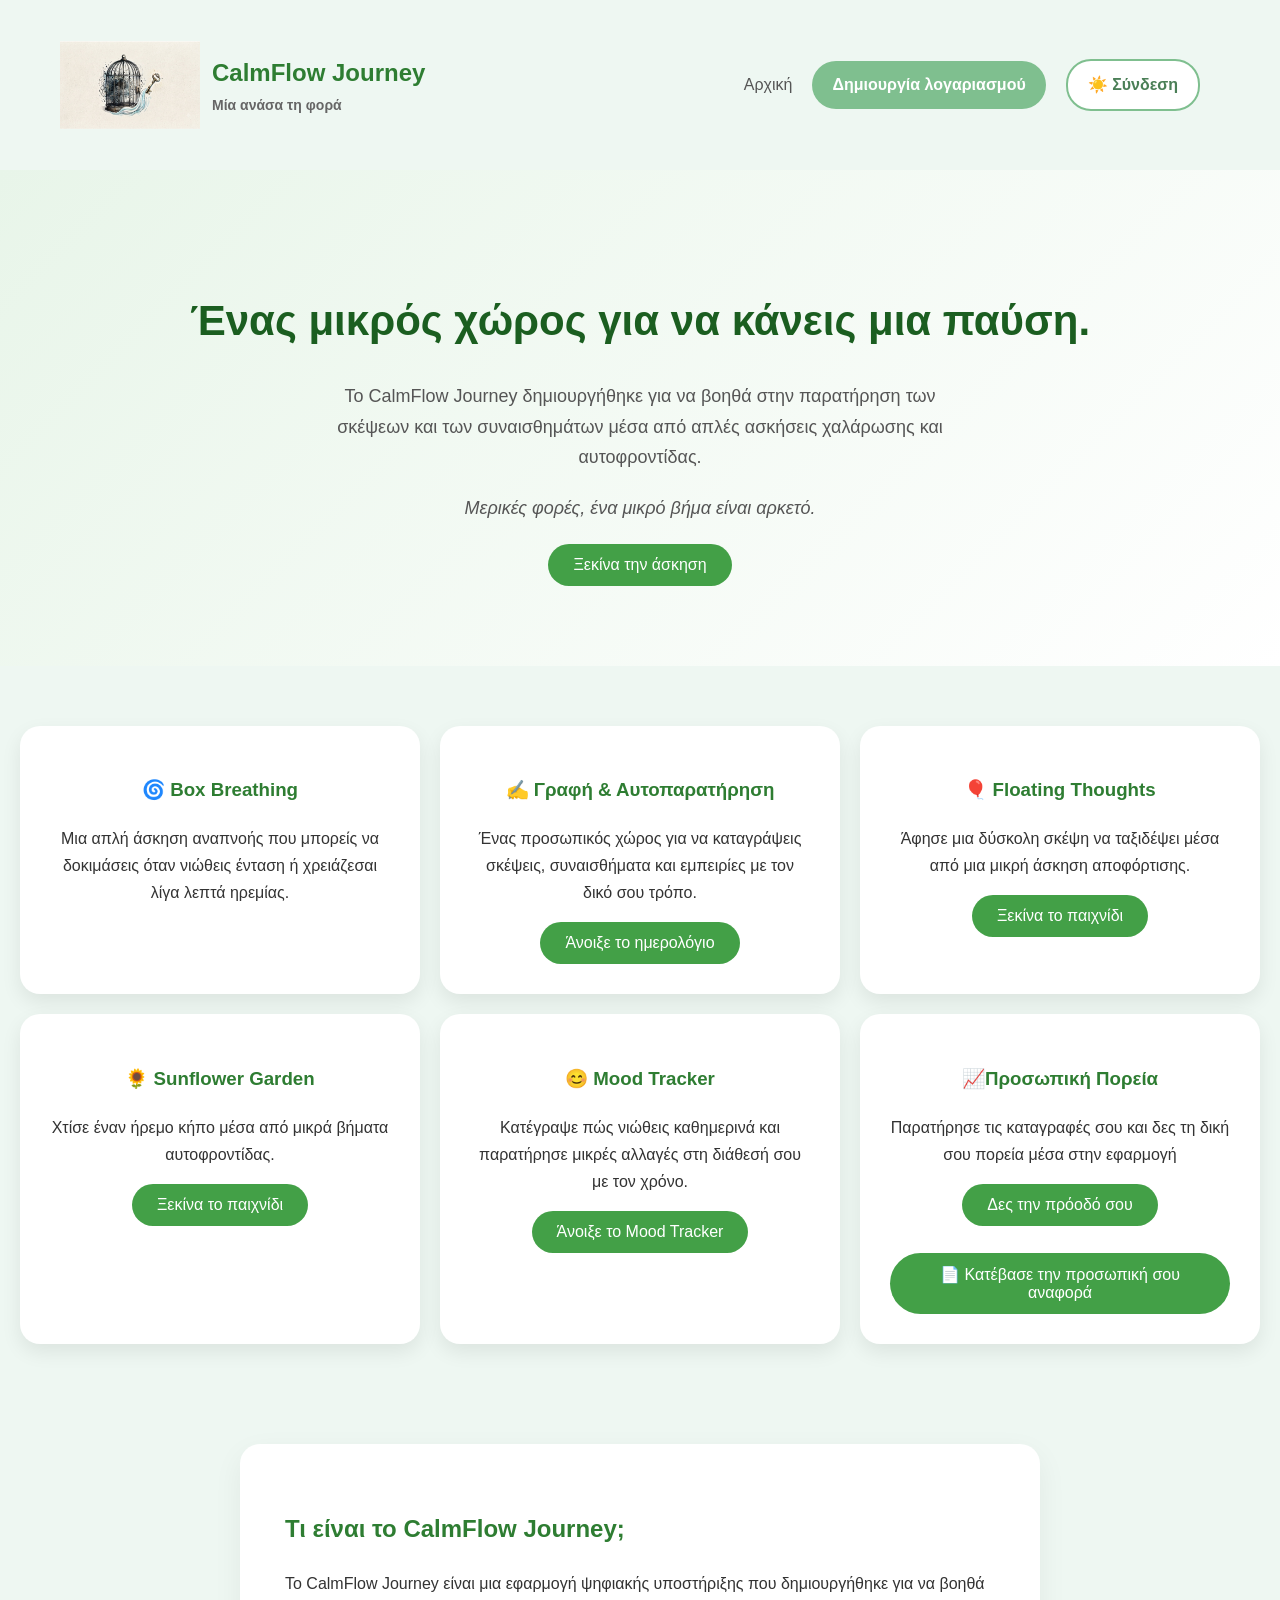
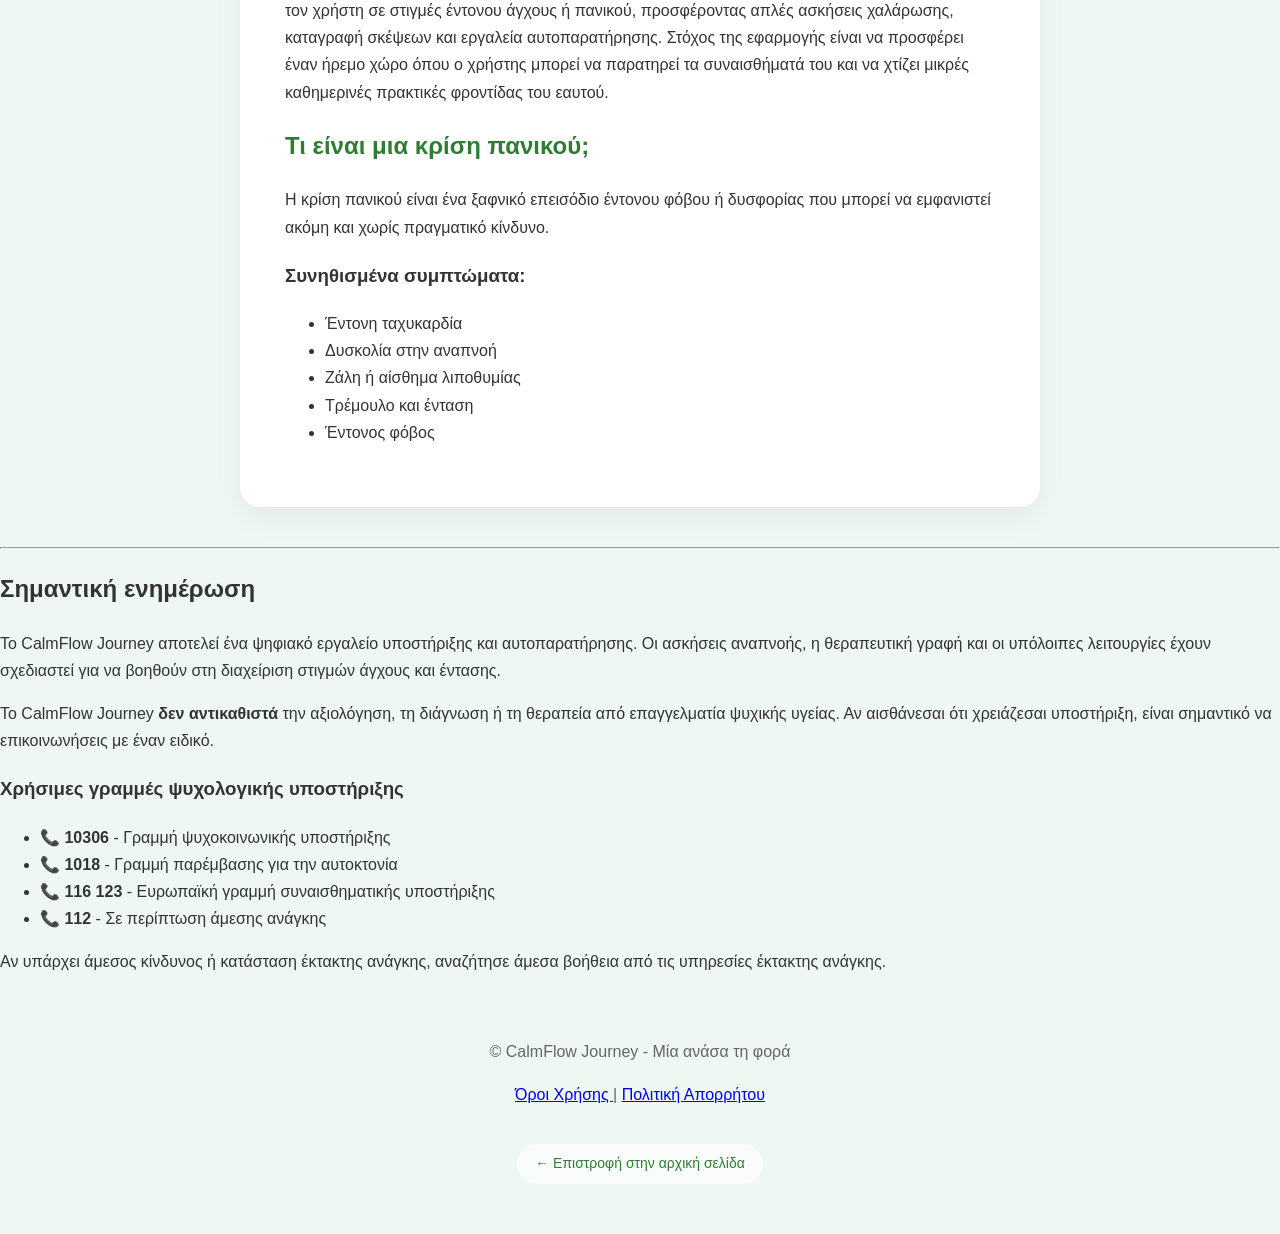
<file: index.html>
<!DOCTYPE html>
<html lang="el">

<head>

    <meta charset="UTF-8">

    <meta name="viewport" content="width=device-width, initial-scale=1.0">

    <title>CalmFlow Journey - Μία ανάσα ηρεμίας</title>

  <link rel="stylesheet" href="css/style-clean.css">

</head>


<body>


<header>

    <div class="logo">

        <img src="images/logo.jpg" alt="CalmFlow Journey Logo">


        <div class="brand-text">

            <span>CalmFlow Journey</span>

            <small>Μία ανάσα τη φορά</small>

        </div>

    </div>



    <nav>

        <a href="index.html">Αρχική</a>
   <a href="register.html" id="register-button" class="register-button">
Δημιουργία λογαριασμού
</a>
       <a href="login.html" id="login-button" class="login-button">
☀️ Σύνδεση
</a>
<span id="user-area"></span>

    </nav>


</header>





<section class="hero">


<h1>
    Ένας μικρός χώρος για να κάνεις μια παύση.
</h1>


<p>
    Το CalmFlow Journey δημιουργήθηκε για να βοηθά στην
    παρατήρηση των σκέψεων και των συναισθημάτων μέσα από
    απλές ασκήσεις χαλάρωσης και αυτοφροντίδας.
</p>


<p class="hero-message">

    Μερικές φορές, ένα μικρό βήμα είναι αρκετό.

</p>



    <button onclick="startBreathing()">

        Ξεκίνα την άσκηση

    </button>



</section>





<section id="breathing-area">


</section>







<section class="features">



    <div class="card">


        <h3>🌀 Box Breathing</h3>


        <p>

             Μια απλή άσκηση αναπνοής που μπορείς να δοκιμάσεις
    όταν νιώθεις ένταση ή χρειάζεσαι λίγα λεπτά ηρεμίας.

        </p>


    </div>





    <div class="card">


    <h3>✍️  Γραφή & Αυτοπαρατήρηση</h3>


    <p>
           Ένας προσωπικός χώρος για να καταγράψεις σκέψεις,
    συναισθήματα και εμπειρίες με τον δικό σου τρόπο.
    </p>


    <button id="journal-button" onclick="openJournal()">

        Άνοιξε το ημερολόγιο

    </button>

    <div id="journal-area"></div>


</div>

<div class="card">

<h3>🎈 Floating Thoughts</h3>

<p>
Άφησε μια δύσκολη σκέψη να ταξιδέψει
μέσα από μια μικρή άσκηση αποφόρτισης.
</p>

<button onclick="openFloatingThoughts()">
Ξεκίνα το παιχνίδι
</button>

</div>

<div class="card">

<h3>🌻 Sunflower Garden</h3>

<p>
Χτίσε έναν ήρεμο κήπο μέσα από μικρά
βήματα αυτοφροντίδας.
</p>

<button onclick="openSunflowerGarden()">
Ξεκίνα το παιχνίδι
</button>

</div>

<div class="card">

    <h3>😊 Mood Tracker</h3>

    <p>
       
    Κατέγραψε πώς νιώθεις καθημερινά και παρατήρησε
    μικρές αλλαγές στη διάθεσή σου με τον χρόνο.
    </p>

    <button onclick="openMoodTracker()">
        Άνοιξε το Mood Tracker
    </button>

    <div id="mood-area"></div>

</div>


    <div class="card">


        <h3>📈Προσωπική Πορεία</h3>


        <p>

    Παρατήρησε τις καταγραφές σου και δες
    τη δική σου πορεία μέσα στην εφαρμογή

        </p>


        <button id="progress-button" onclick="toggleProgress()">
    Δες την πρόοδό σου
</button>
<br><br>

<button onclick="exportPDF()">
    📄 Κατέβασε την προσωπική σου αναφορά
</button>
<div id="progress-data" style="display:none;">

</div>
   
</div>

</section>









<section class="content">


<h2>
Τι είναι το CalmFlow Journey;
</h2>


<p>

Το CalmFlow Journey είναι μια εφαρμογή ψηφιακής υποστήριξης
που δημιουργήθηκε για να βοηθά τον χρήστη σε στιγμές έντονου
άγχους ή πανικού, προσφέροντας απλές ασκήσεις χαλάρωσης,
καταγραφή σκέψεων και εργαλεία αυτοπαρατήρησης.

Στόχος της εφαρμογής είναι να προσφέρει έναν ήρεμο χώρο όπου
ο χρήστης μπορεί να παρατηρεί τα συναισθήματά του και να
χτίζει μικρές καθημερινές πρακτικές φροντίδας του εαυτού.
</p>





<h2>
Τι είναι μια κρίση πανικού;
</h2>


<p>

Η κρίση πανικού είναι ένα ξαφνικό επεισόδιο έντονου
φόβου ή δυσφορίας που μπορεί να εμφανιστεί ακόμη
και χωρίς πραγματικό κίνδυνο.

</p>





<h3>
Συνηθισμένα συμπτώματα:
</h3>


<ul>

<li>Έντονη ταχυκαρδία</li>

<li>Δυσκολία στην αναπνοή</li>

<li>Ζάλη ή αίσθημα λιποθυμίας</li>

<li>Τρέμουλο και ένταση</li>

<li>Έντονος φόβος</li>

</ul>



</section>


<hr>

<h2>
Σημαντική ενημέρωση
</h2>


<p>
Το CalmFlow Journey αποτελεί ένα ψηφιακό εργαλείο υποστήριξης
και αυτοπαρατήρησης. Οι ασκήσεις αναπνοής, η θεραπευτική γραφή
και οι υπόλοιπες λειτουργίες έχουν σχεδιαστεί για να βοηθούν
στη διαχείριση στιγμών άγχους και έντασης.
</p>


<p>
Το CalmFlow Journey <strong>δεν αντικαθιστά</strong> την αξιολόγηση,
τη διάγνωση ή τη θεραπεία από επαγγελματία ψυχικής υγείας.
Αν αισθάνεσαι ότι χρειάζεσαι υποστήριξη, είναι σημαντικό να
επικοινωνήσεις με έναν ειδικό.
</p>



<h3>
Χρήσιμες γραμμές ψυχολογικής υποστήριξης
</h3>


<ul>

<li>
📞 <strong>10306</strong> - Γραμμή ψυχοκοινωνικής υποστήριξης
</li>


<li>
📞 <strong>1018</strong> - Γραμμή παρέμβασης για την αυτοκτονία
</li>


<li>
📞 <strong>116 123</strong> - Ευρωπαϊκή γραμμή συναισθηματικής υποστήριξης
</li>


<li>
📞 <strong>112</strong> - Σε περίπτωση άμεσης ανάγκης
</li>

</ul>


<p>
Αν υπάρχει άμεσος κίνδυνος ή κατάσταση έκτακτης ανάγκης,
αναζήτησε άμεσα βοήθεια από τις υπηρεσίες έκτακτης ανάγκης.
</p>



<footer>

<p>
© CalmFlow Journey - Μία ανάσα τη φορά
</p>

<p>

<a href="frontend/terms.html">
Όροι Χρήσης
</a>

|

<a href="frontend/privacy.html">
Πολιτική Απορρήτου
</a>

</p>
<a href="https://mairikantaprojects.tech" class="back-home">
    ← Επιστροφή στην αρχική σελίδα
</a>
</footer>

<script src="js/script.js"></script>

<script src="auth.js"></script>

<script>

checkLogin();

</script>


</body>

</html>
</file>
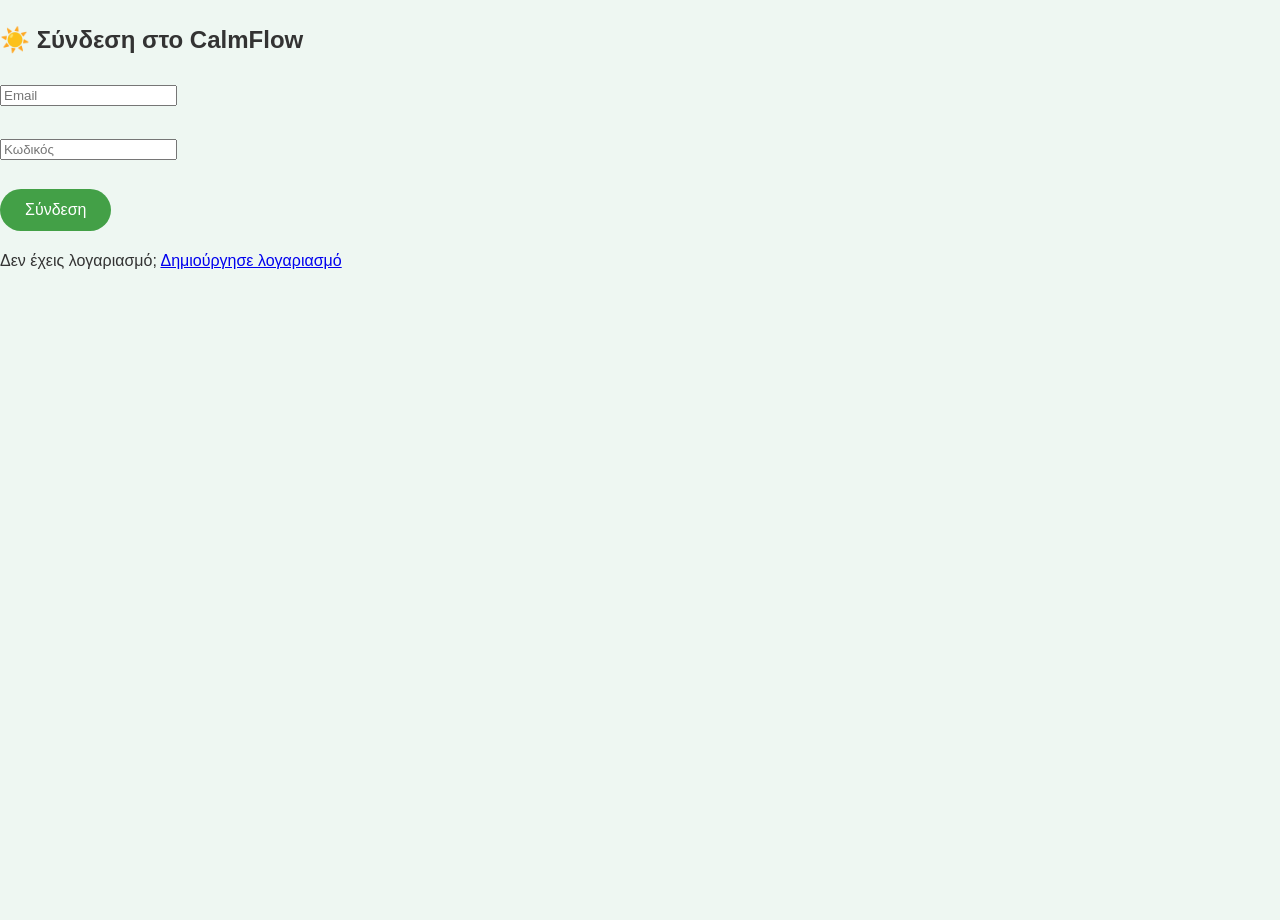
<file: login.html>
<!DOCTYPE html>
<html lang="el">

<head>

<meta charset="UTF-8">

<title>CalmFlow Login</title>

<link rel="stylesheet" href="css/style-clean.css">

</head>


<body>


<h2>
☀️ Σύνδεση στο CalmFlow
</h2>


<input 
id="email"
placeholder="Email">


<br><br>


<input 
id="password"
type="password"
placeholder="Κωδικός">


<br><br>

<button onclick="loginUser()">
Σύνδεση
</button>
<p>
Δεν έχεις λογαριασμό;
<a href="register.html">
Δημιούργησε λογαριασμό
</a>
</p>
<p id="login-message"></p>



<script src="auth.js"></script>


</body>

</html>
</file>
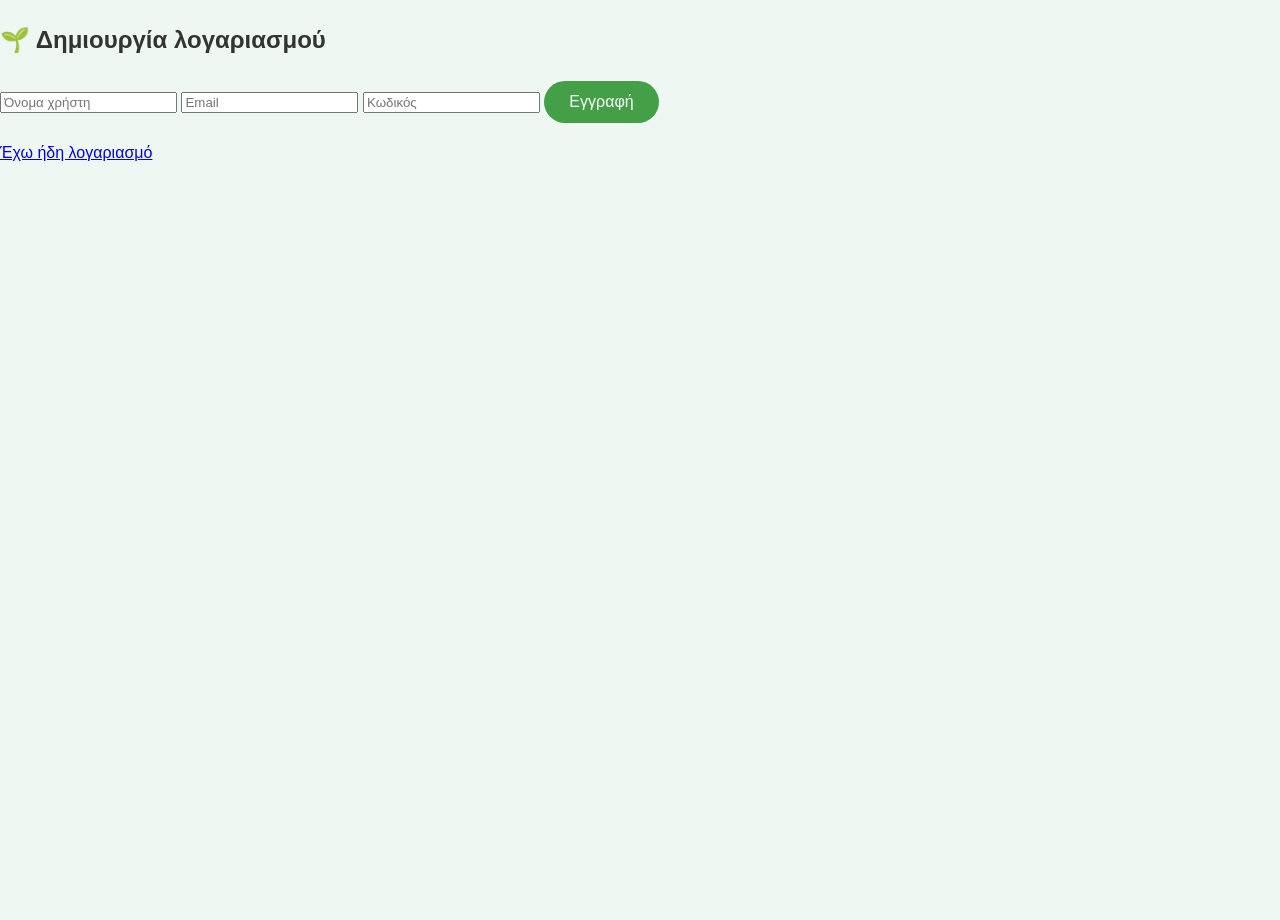
<file: register.html>
<!DOCTYPE html>
<html lang="el">

<head>

<meta charset="UTF-8">

<meta name="viewport" content="width=device-width, initial-scale=1.0">

<title>Εγγραφή - CalmFlow Journey</title>

<link rel="stylesheet" href="css/style-clean.css">

</head>


<body>


<section class="login-box">


<h2>🌱 Δημιουργία λογαριασμού</h2>


<form id="register-form">


<input 
type="text" 
id="username" 
placeholder="Όνομα χρήστη"
required>


<input 
type="email" 
id="email" 
placeholder="Email"
required>


<input 
type="password" 
id="password" 
placeholder="Κωδικός"
required>


<button type="submit">
Εγγραφή
</button>


</form>


<p id="register-message"></p>


<a href="login.html">
Έχω ήδη λογαριασμό
</a>


</section>


<script src="js/register.js"></script>


</body>

</html>
</file>
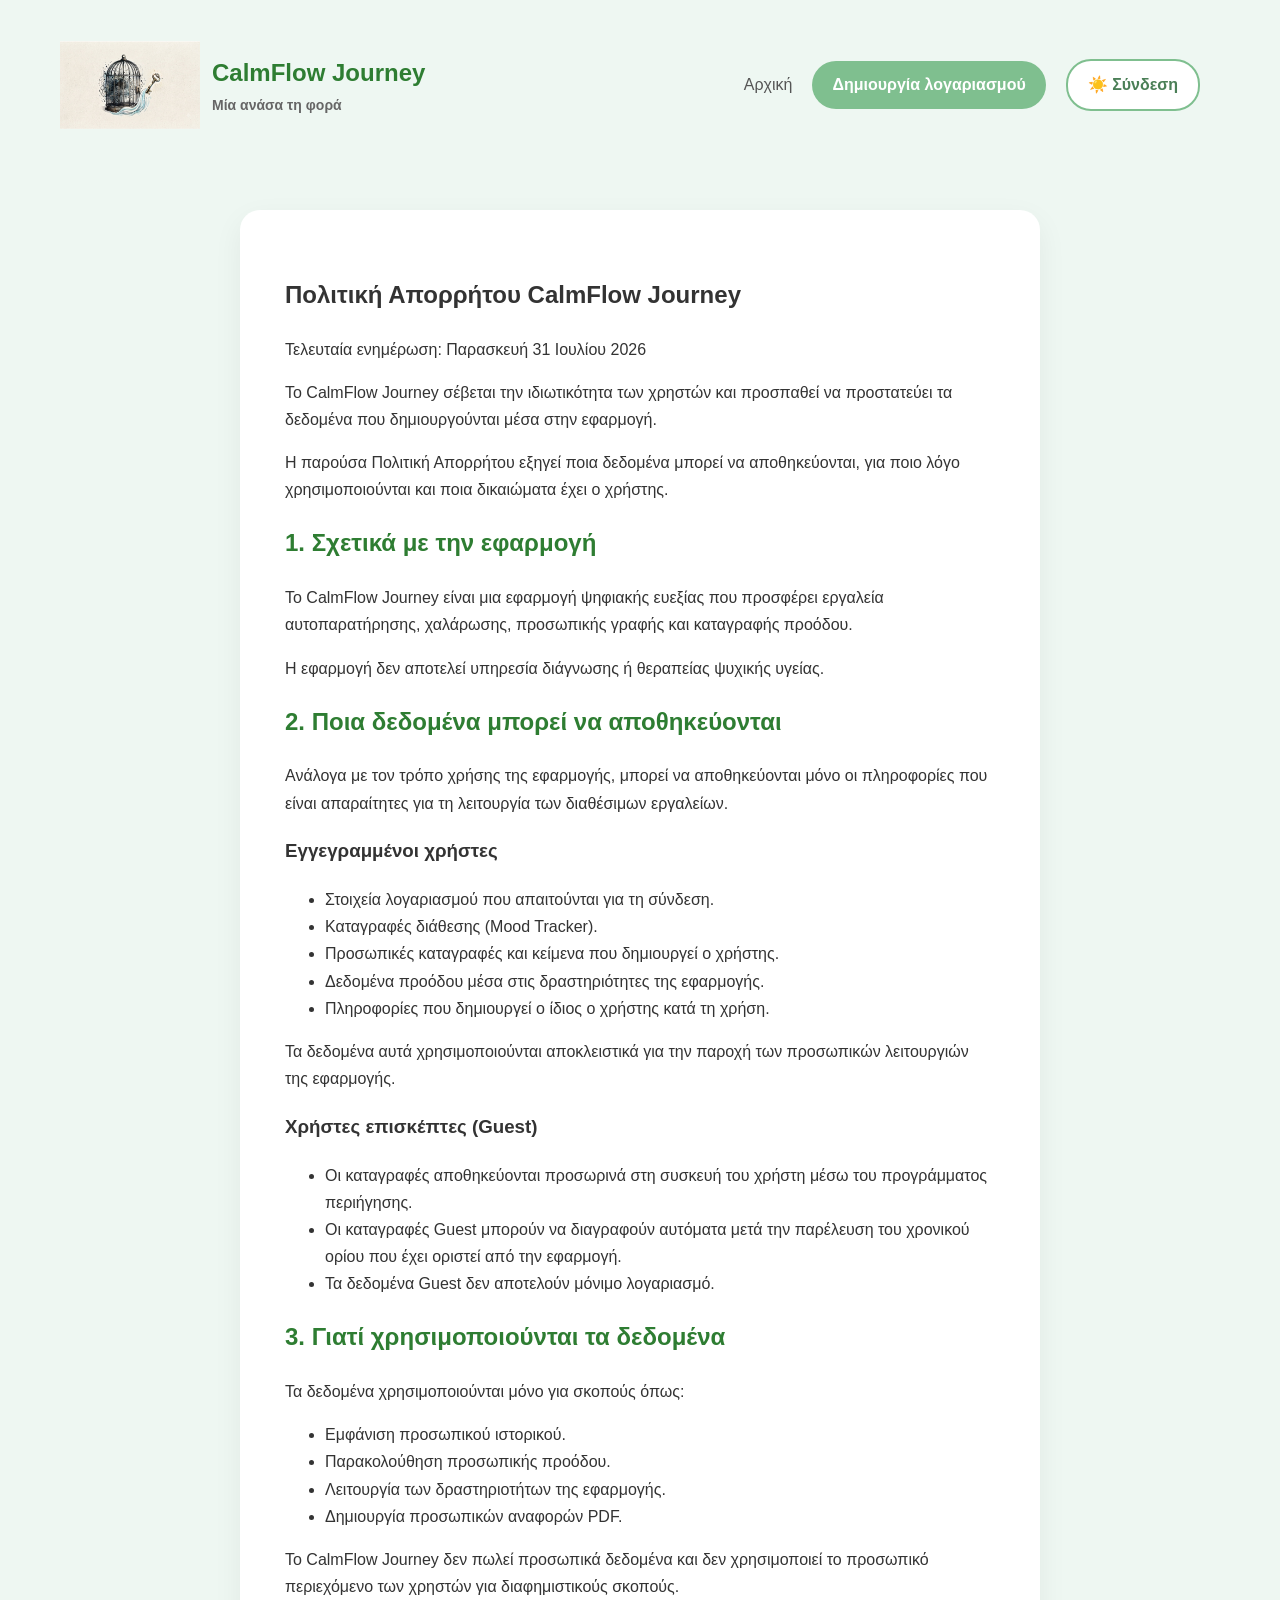
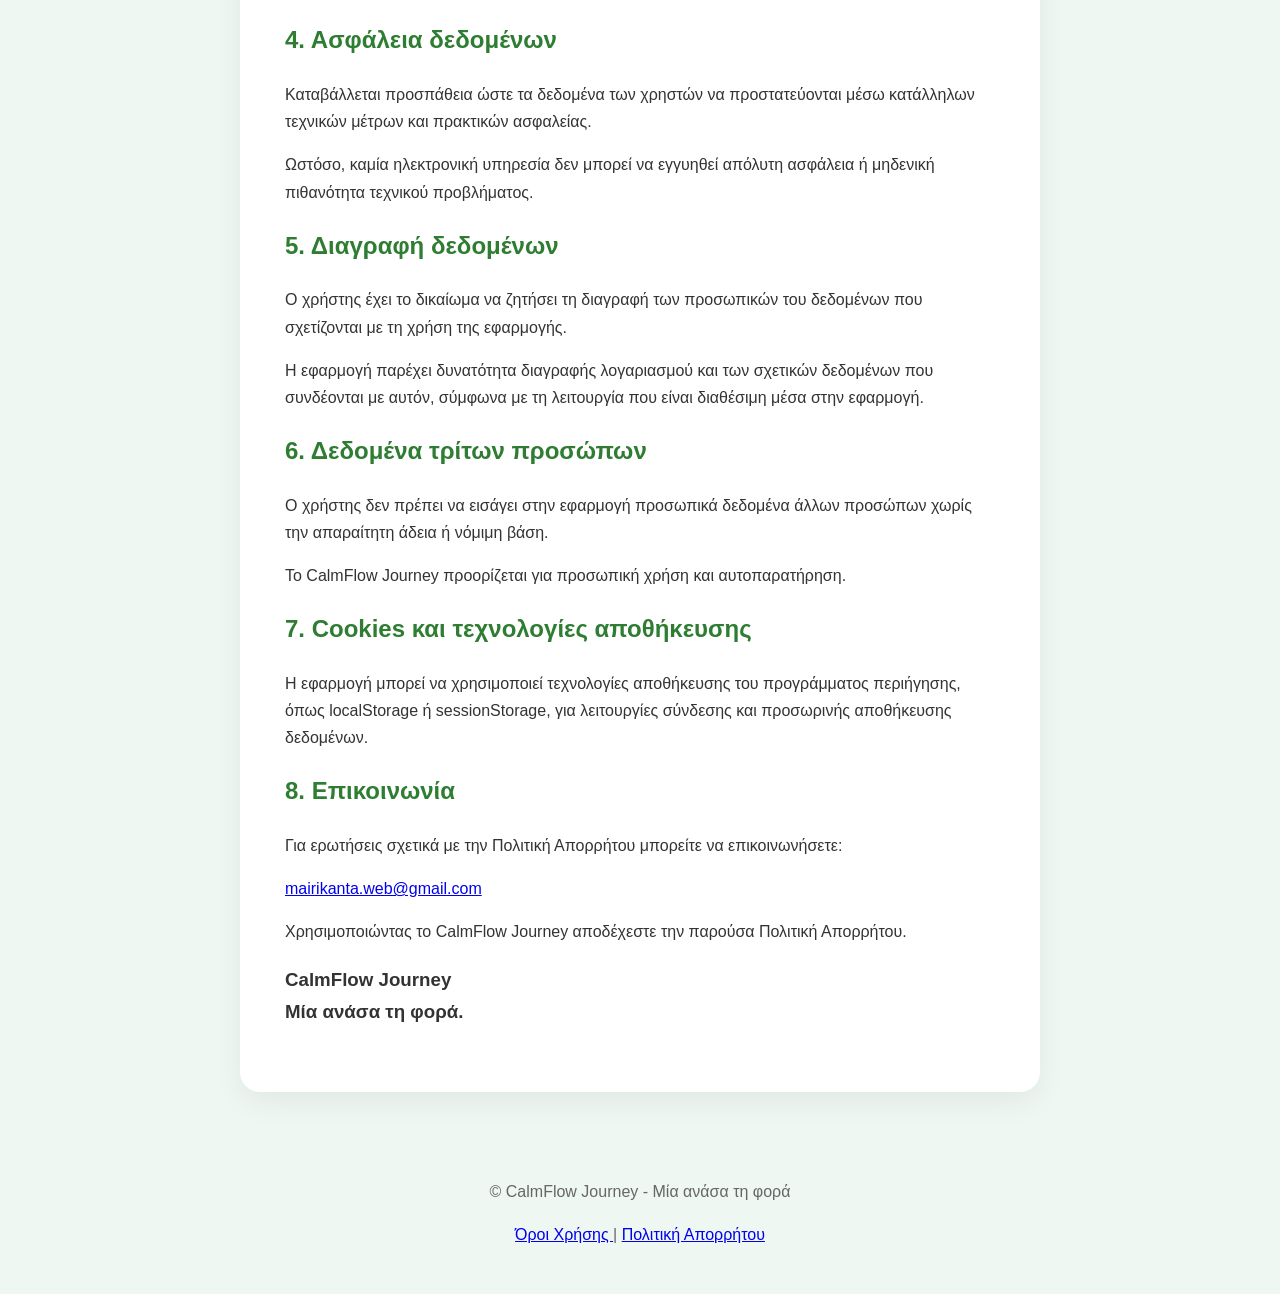
<file: frontend/privacy.html>
<!DOCTYPE html>
<html lang="el">

<head>

<meta charset="UTF-8">

<meta name="viewport" content="width=device-width, initial-scale=1.0">

<title>Πολιτική Απορρήτου - CalmFlow Journey</title>

<link rel="stylesheet" href="../css/style-clean.css">

</head>


<body>


<header>

<div class="logo">

<img src="../images/logo.jpg" alt="CalmFlow Journey Logo">


<div class="brand-text">

<span>CalmFlow Journey</span>

<small>Μία ανάσα τη φορά</small>

</div>

</div>


<nav>

<a href="../index.html">Αρχική</a>
<a href="../register.html" id="register-button" class="register-button">
Δημιουργία λογαριασμού
</a>

<a href="login.html" id="login-button" class="login-button">
☀️ Σύνδεση
</a>

<span id="user-area"></span>

</nav>

</header>





<section class="content">


<h1>Πολιτική Απορρήτου CalmFlow Journey</h1>


<p>
Τελευταία ενημέρωση: Παρασκευή 31 Ιουλίου 2026
</p>


<p>
Το CalmFlow Journey σέβεται την ιδιωτικότητα των χρηστών και προσπαθεί να προστατεύει τα δεδομένα που δημιουργούνται μέσα στην εφαρμογή.
</p>


<p>
Η παρούσα Πολιτική Απορρήτου εξηγεί ποια δεδομένα μπορεί να αποθηκεύονται,
για ποιο λόγο χρησιμοποιούνται και ποια δικαιώματα έχει ο χρήστης.
</p>




<h2>1. Σχετικά με την εφαρμογή</h2>


<p>
Το CalmFlow Journey είναι μια εφαρμογή ψηφιακής ευεξίας που προσφέρει
εργαλεία αυτοπαρατήρησης, χαλάρωσης, προσωπικής γραφής και καταγραφής
προόδου.
</p>


<p>
Η εφαρμογή δεν αποτελεί υπηρεσία διάγνωσης ή θεραπείας ψυχικής υγείας.
</p>





<h2>2. Ποια δεδομένα μπορεί να αποθηκεύονται</h2>


<p>
Ανάλογα με τον τρόπο χρήσης της εφαρμογής, μπορεί να αποθηκεύονται μόνο
οι πληροφορίες που είναι απαραίτητες για τη λειτουργία των διαθέσιμων
εργαλείων.
</p>


<h3>Εγγεγραμμένοι χρήστες</h3>


<ul>

<li>Στοιχεία λογαριασμού που απαιτούνται για τη σύνδεση.</li>

<li>Καταγραφές διάθεσης (Mood Tracker).</li>

<li>Προσωπικές καταγραφές και κείμενα που δημιουργεί ο χρήστης.</li>

<li>Δεδομένα προόδου μέσα στις δραστηριότητες της εφαρμογής.</li>

<li>Πληροφορίες που δημιουργεί ο ίδιος ο χρήστης κατά τη χρήση.</li>

</ul>


<p>
Τα δεδομένα αυτά χρησιμοποιούνται αποκλειστικά για την παροχή των
προσωπικών λειτουργιών της εφαρμογής.
</p>





<h3>Χρήστες επισκέπτες (Guest)</h3>


<ul>

<li>
Οι καταγραφές αποθηκεύονται προσωρινά στη συσκευή του χρήστη μέσω
του προγράμματος περιήγησης.
</li>


<li>
Οι καταγραφές Guest μπορούν να διαγραφούν αυτόματα μετά την παρέλευση
του χρονικού ορίου που έχει οριστεί από την εφαρμογή.
</li>


<li>
Τα δεδομένα Guest δεν αποτελούν μόνιμο λογαριασμό.
</li>

</ul>





<h2>3. Γιατί χρησιμοποιούνται τα δεδομένα</h2>


<p>
Τα δεδομένα χρησιμοποιούνται μόνο για σκοπούς όπως:
</p>


<ul>

<li>Εμφάνιση προσωπικού ιστορικού.</li>

<li>Παρακολούθηση προσωπικής προόδου.</li>

<li>Λειτουργία των δραστηριοτήτων της εφαρμογής.</li>

<li>Δημιουργία προσωπικών αναφορών PDF.</li>

</ul>


<p>
Το CalmFlow Journey δεν πωλεί προσωπικά δεδομένα και δεν χρησιμοποιεί
το προσωπικό περιεχόμενο των χρηστών για διαφημιστικούς σκοπούς.
</p>





<h2>4. Ασφάλεια δεδομένων</h2>


<p>
Καταβάλλεται προσπάθεια ώστε τα δεδομένα των χρηστών να προστατεύονται
μέσω κατάλληλων τεχνικών μέτρων και πρακτικών ασφαλείας.
</p>


<p>
Ωστόσο, καμία ηλεκτρονική υπηρεσία δεν μπορεί να εγγυηθεί απόλυτη
ασφάλεια ή μηδενική πιθανότητα τεχνικού προβλήματος.
</p>





<h2>5. Διαγραφή δεδομένων</h2>


<p>
Ο χρήστης έχει το δικαίωμα να ζητήσει τη διαγραφή των προσωπικών του
δεδομένων που σχετίζονται με τη χρήση της εφαρμογής.
</p>


<p>
Η εφαρμογή παρέχει δυνατότητα διαγραφής λογαριασμού και των
σχετικών δεδομένων που συνδέονται με αυτόν, σύμφωνα με τη λειτουργία
που είναι διαθέσιμη μέσα στην εφαρμογή.
</p>





<h2>6. Δεδομένα τρίτων προσώπων</h2>


<p>
Ο χρήστης δεν πρέπει να εισάγει στην εφαρμογή προσωπικά δεδομένα άλλων
προσώπων χωρίς την απαραίτητη άδεια ή νόμιμη βάση.
</p>


<p>
Το CalmFlow Journey προορίζεται για προσωπική χρήση και αυτοπαρατήρηση.
</p>





<h2>7. Cookies και τεχνολογίες αποθήκευσης</h2>


<p>
Η εφαρμογή μπορεί να χρησιμοποιεί τεχνολογίες αποθήκευσης του
προγράμματος περιήγησης, όπως localStorage ή sessionStorage,
για λειτουργίες σύνδεσης και προσωρινής αποθήκευσης δεδομένων.
</p>





<h2>8. Επικοινωνία</h2>


<p>
Για ερωτήσεις σχετικά με την Πολιτική Απορρήτου μπορείτε να επικοινωνήσετε:
</p>


<p>

<a href="mailto:mairikanta.web@gmail.com">
mairikanta.web@gmail.com
</a>

</p>





<p>
Χρησιμοποιώντας το CalmFlow Journey αποδέχεστε την παρούσα Πολιτική
Απορρήτου.
</p>


<h3>
CalmFlow Journey<br>
Μία ανάσα τη φορά.
</h3>


</section>





<footer>

<p>
© CalmFlow Journey - Μία ανάσα τη φορά
</p>


<p>

<a href="terms.html">
Όροι Χρήσης
</a>

|

<a href="privacy.html">
Πολιτική Απορρήτου
</a>

</p>


</footer>

<script src="../auth.js"></script>

<script>
checkLogin();
</script>


</body>

</html>
</file>
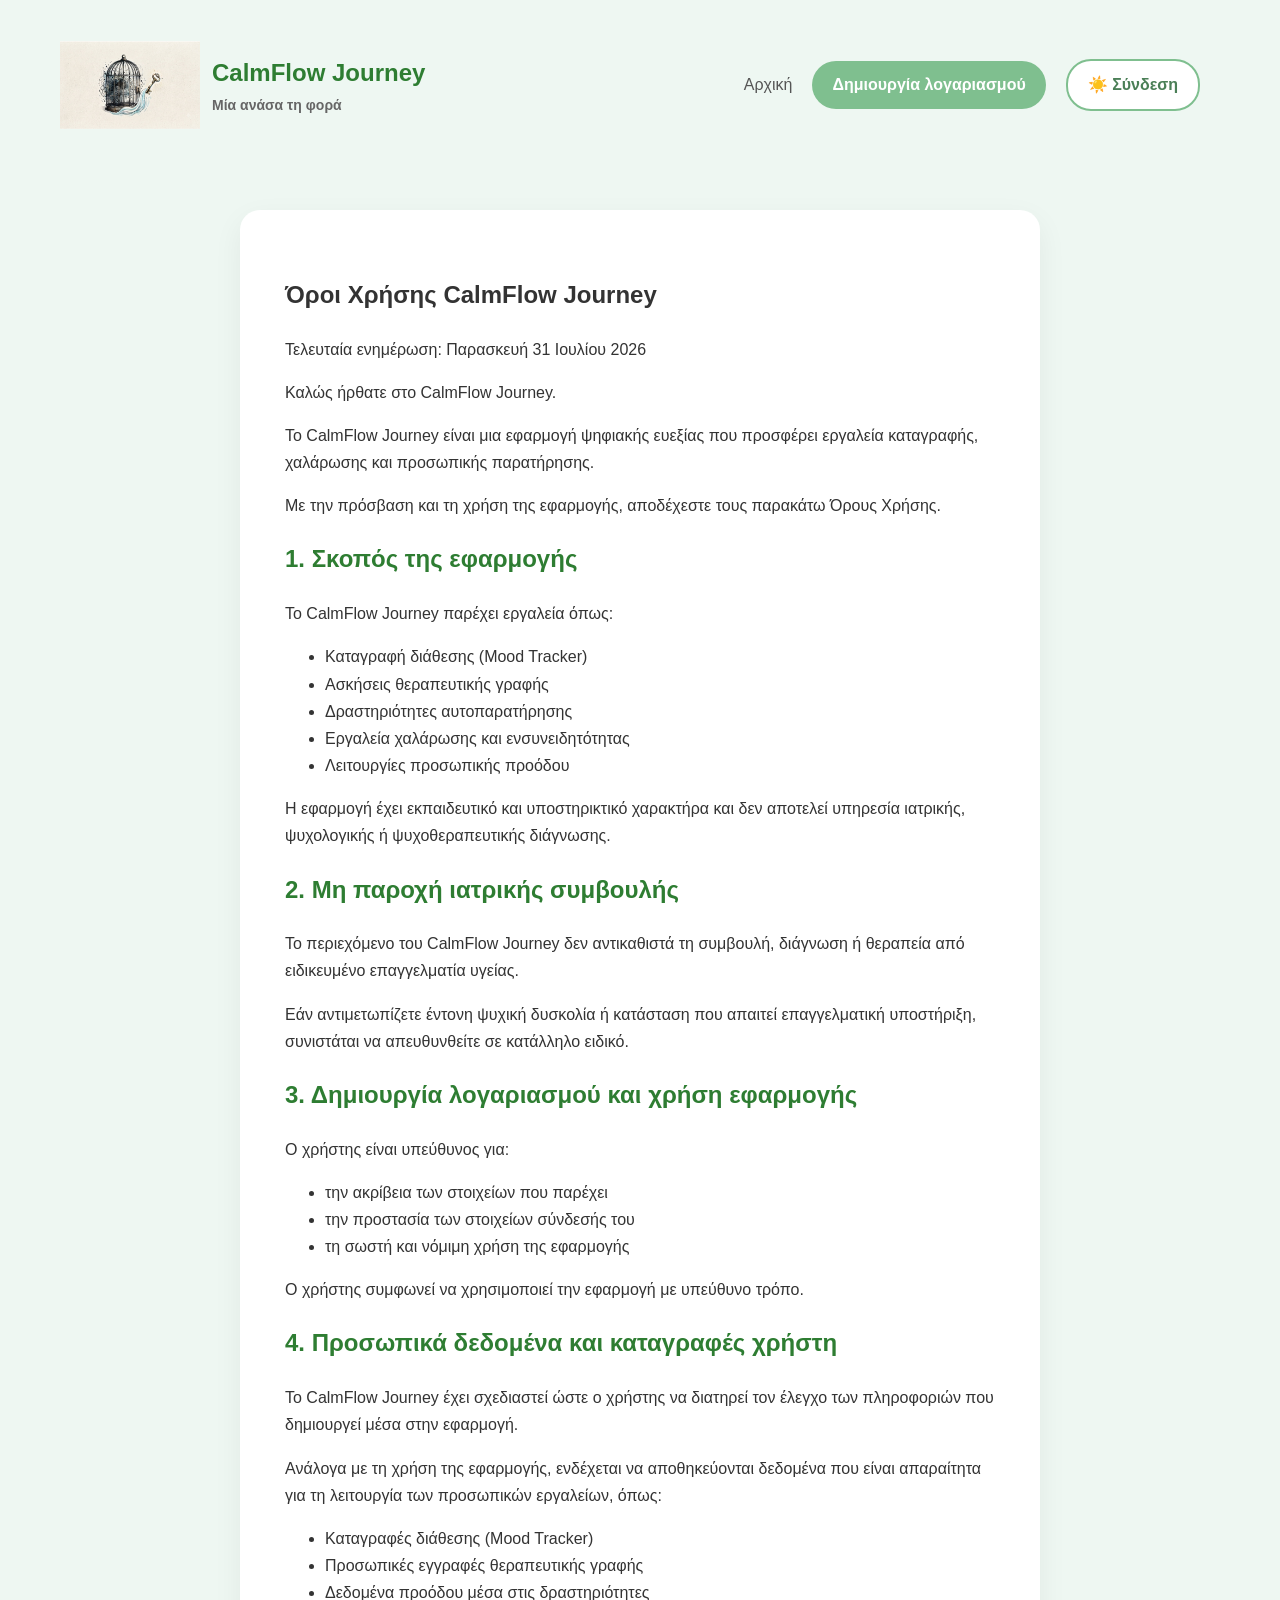
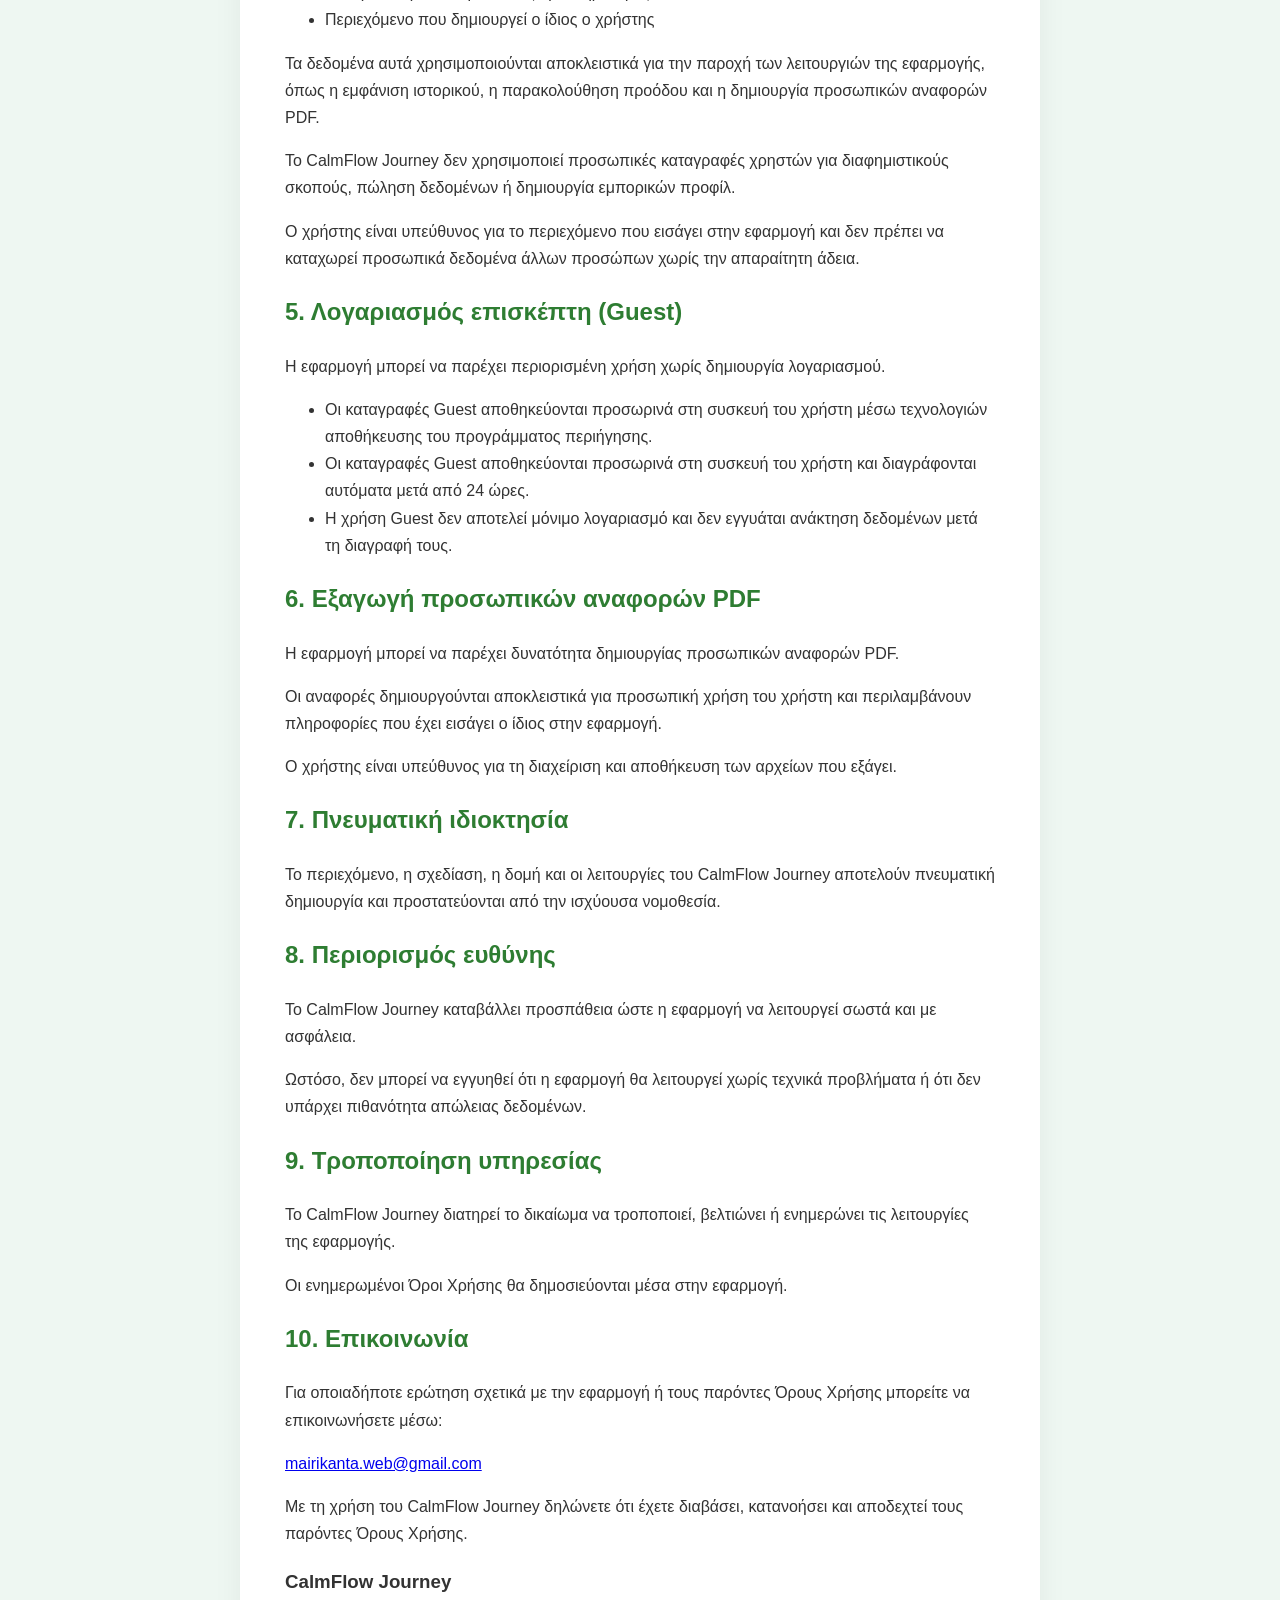
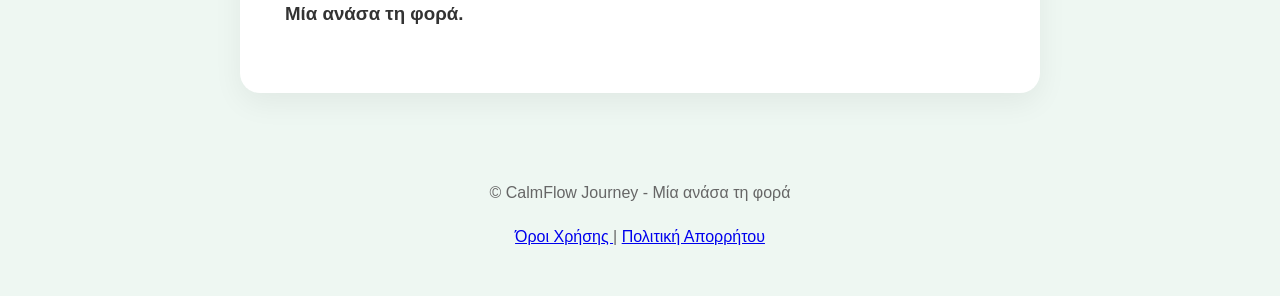
<file: frontend/terms.html>
<!DOCTYPE html>
<html lang="el">

<head>

<meta charset="UTF-8">

<meta name="viewport" content="width=device-width, initial-scale=1.0">

<title>Όροι Χρήσης - CalmFlow Journey</title>

<link rel="stylesheet" href="../css/style-clean.css">

</head>


<body>


<header>

<div class="logo">

<img src="../images/logo.jpg" alt="CalmFlow Journey Logo">


<div class="brand-text">

<span>CalmFlow Journey</span>

<small>Μία ανάσα τη φορά</small>

</div>

</div>


<nav>

<a href="../index.html">Αρχική</a>

<a href="../register.html" id="register-button" class="register-button">
Δημιουργία λογαριασμού
</a>

<a href="../login.html" id="login-button" class="login-button">
☀️ Σύνδεση
</a>
    
    
<span id="user-area"></span>
</nav>


</header>




<section class="content">


<h1>Όροι Χρήσης CalmFlow Journey</h1>


<p>
Τελευταία ενημέρωση: Παρασκευή 31 Ιουλίου 2026
</p>


<p>
Καλώς ήρθατε στο CalmFlow Journey.
</p>


<p>
Το CalmFlow Journey είναι μια εφαρμογή ψηφιακής ευεξίας που προσφέρει εργαλεία καταγραφής, χαλάρωσης και προσωπικής παρατήρησης.
</p>


<p>
Με την πρόσβαση και τη χρήση της εφαρμογής, αποδέχεστε τους παρακάτω
Όρους Χρήσης.
</p>




<h2>1. Σκοπός της εφαρμογής</h2>


<p>
Το CalmFlow Journey παρέχει εργαλεία όπως:
</p>


<ul>

<li>Καταγραφή διάθεσης (Mood Tracker)</li>

<li>Ασκήσεις θεραπευτικής γραφής</li>

<li>Δραστηριότητες αυτοπαρατήρησης</li>

<li>Εργαλεία χαλάρωσης και ενσυνειδητότητας</li>

<li>Λειτουργίες προσωπικής προόδου</li>

</ul>


<p>
Η εφαρμογή έχει εκπαιδευτικό και υποστηρικτικό χαρακτήρα και δεν αποτελεί
υπηρεσία ιατρικής, ψυχολογικής ή ψυχοθεραπευτικής διάγνωσης.
</p>





<h2>2. Μη παροχή ιατρικής συμβουλής</h2>


<p>
Το περιεχόμενο του CalmFlow Journey δεν αντικαθιστά τη συμβουλή,
διάγνωση ή θεραπεία από ειδικευμένο επαγγελματία υγείας.
</p>


<p>
Εάν αντιμετωπίζετε έντονη ψυχική δυσκολία ή κατάσταση που απαιτεί
επαγγελματική υποστήριξη, συνιστάται να απευθυνθείτε σε κατάλληλο ειδικό.
</p>





<h2>3. Δημιουργία λογαριασμού και χρήση εφαρμογής</h2>


<p>
Ο χρήστης είναι υπεύθυνος για:
</p>


<ul>

<li>την ακρίβεια των στοιχείων που παρέχει</li>

<li>την προστασία των στοιχείων σύνδεσής του</li>

<li>τη σωστή και νόμιμη χρήση της εφαρμογής</li>

</ul>


<p>
Ο χρήστης συμφωνεί να χρησιμοποιεί την εφαρμογή με υπεύθυνο τρόπο.
</p>





<h2>4. Προσωπικά δεδομένα και καταγραφές χρήστη</h2>


<p>
Το CalmFlow Journey έχει σχεδιαστεί ώστε ο χρήστης να διατηρεί τον έλεγχο
των πληροφοριών που δημιουργεί μέσα στην εφαρμογή.
</p>


<p>
Ανάλογα με τη χρήση της εφαρμογής, ενδέχεται να αποθηκεύονται δεδομένα
που είναι απαραίτητα για τη λειτουργία των προσωπικών εργαλείων, όπως:
</p>


<ul>

<li>Καταγραφές διάθεσης (Mood Tracker)</li>

<li>Προσωπικές εγγραφές θεραπευτικής γραφής</li>

<li>Δεδομένα προόδου μέσα στις δραστηριότητες</li>

<li>Περιεχόμενο που δημιουργεί ο ίδιος ο χρήστης</li>

</ul>


<p>
Τα δεδομένα αυτά χρησιμοποιούνται αποκλειστικά για την παροχή των
λειτουργιών της εφαρμογής, όπως η εμφάνιση ιστορικού, η παρακολούθηση
προόδου και η δημιουργία προσωπικών αναφορών PDF.
</p>


<p>
Το CalmFlow Journey δεν χρησιμοποιεί προσωπικές καταγραφές χρηστών για
διαφημιστικούς σκοπούς, πώληση δεδομένων ή δημιουργία εμπορικών προφίλ.
</p>


<p>
Ο χρήστης είναι υπεύθυνος για το περιεχόμενο που εισάγει στην εφαρμογή
και δεν πρέπει να καταχωρεί προσωπικά δεδομένα άλλων προσώπων χωρίς
την απαραίτητη άδεια.
</p>





<h2>5. Λογαριασμός επισκέπτη (Guest)</h2>


<p>
Η εφαρμογή μπορεί να παρέχει περιορισμένη χρήση χωρίς δημιουργία λογαριασμού.
</p>


<ul>

<li>
Οι καταγραφές Guest αποθηκεύονται προσωρινά στη συσκευή του χρήστη μέσω
τεχνολογιών αποθήκευσης του προγράμματος περιήγησης.
</li>


<li>
Οι καταγραφές Guest αποθηκεύονται προσωρινά στη συσκευή του χρήστη και διαγράφονται αυτόματα μετά από 24 ώρες.
</li>


<li>
Η χρήση Guest δεν αποτελεί μόνιμο λογαριασμό και δεν εγγυάται ανάκτηση
δεδομένων μετά τη διαγραφή τους.
</li>

</ul>





<h2>6. Εξαγωγή προσωπικών αναφορών PDF</h2>


<p>
Η εφαρμογή μπορεί να παρέχει δυνατότητα δημιουργίας προσωπικών αναφορών PDF.
</p>


<p>
Οι αναφορές δημιουργούνται αποκλειστικά για προσωπική χρήση του χρήστη
και περιλαμβάνουν πληροφορίες που έχει εισάγει ο ίδιος στην εφαρμογή.
</p>


<p>
Ο χρήστης είναι υπεύθυνος για τη διαχείριση και αποθήκευση των αρχείων
που εξάγει.
</p>





<h2>7. Πνευματική ιδιοκτησία</h2>


<p>
Το περιεχόμενο, η σχεδίαση, η δομή και οι λειτουργίες του CalmFlow Journey
αποτελούν πνευματική δημιουργία και προστατεύονται από την ισχύουσα νομοθεσία.
</p>





<h2>8. Περιορισμός ευθύνης</h2>


<p>
Το CalmFlow Journey καταβάλλει προσπάθεια ώστε η εφαρμογή να λειτουργεί
σωστά και με ασφάλεια.
</p>


<p>
Ωστόσο, δεν μπορεί να εγγυηθεί ότι η εφαρμογή θα λειτουργεί χωρίς τεχνικά
προβλήματα ή ότι δεν υπάρχει πιθανότητα απώλειας δεδομένων.
</p>





<h2>9. Τροποποίηση υπηρεσίας</h2>


<p>
Το CalmFlow Journey διατηρεί το δικαίωμα να τροποποιεί, βελτιώνει ή
ενημερώνει τις λειτουργίες της εφαρμογής.
</p>


<p>
Οι ενημερωμένοι Όροι Χρήσης θα δημοσιεύονται μέσα στην εφαρμογή.
</p>





<h2>10. Επικοινωνία</h2>


<p>
Για οποιαδήποτε ερώτηση σχετικά με την εφαρμογή ή τους παρόντες
Όρους Χρήσης μπορείτε να επικοινωνήσετε μέσω:
</p>


<p>

<a href="mailto:mairikanta.web@gmail.com">
mairikanta.web@gmail.com
</a>

</p>





<p>
Με τη χρήση του CalmFlow Journey δηλώνετε ότι έχετε διαβάσει,
κατανοήσει και αποδεχτεί τους παρόντες Όρους Χρήσης.
</p>


<h3>
CalmFlow Journey<br>
Μία ανάσα τη φορά.
</h3>


</section>





<footer>

<p>
© CalmFlow Journey - Μία ανάσα τη φορά
</p>


<p>

<a href="terms.html">
Όροι Χρήσης
</a>

|

<a href="privacy.html">
Πολιτική Απορρήτου
</a>

</p>


</footer>

<script src="../auth.js"></script>

<script>
checkLogin();
</script>

</body>

</html>
</file>
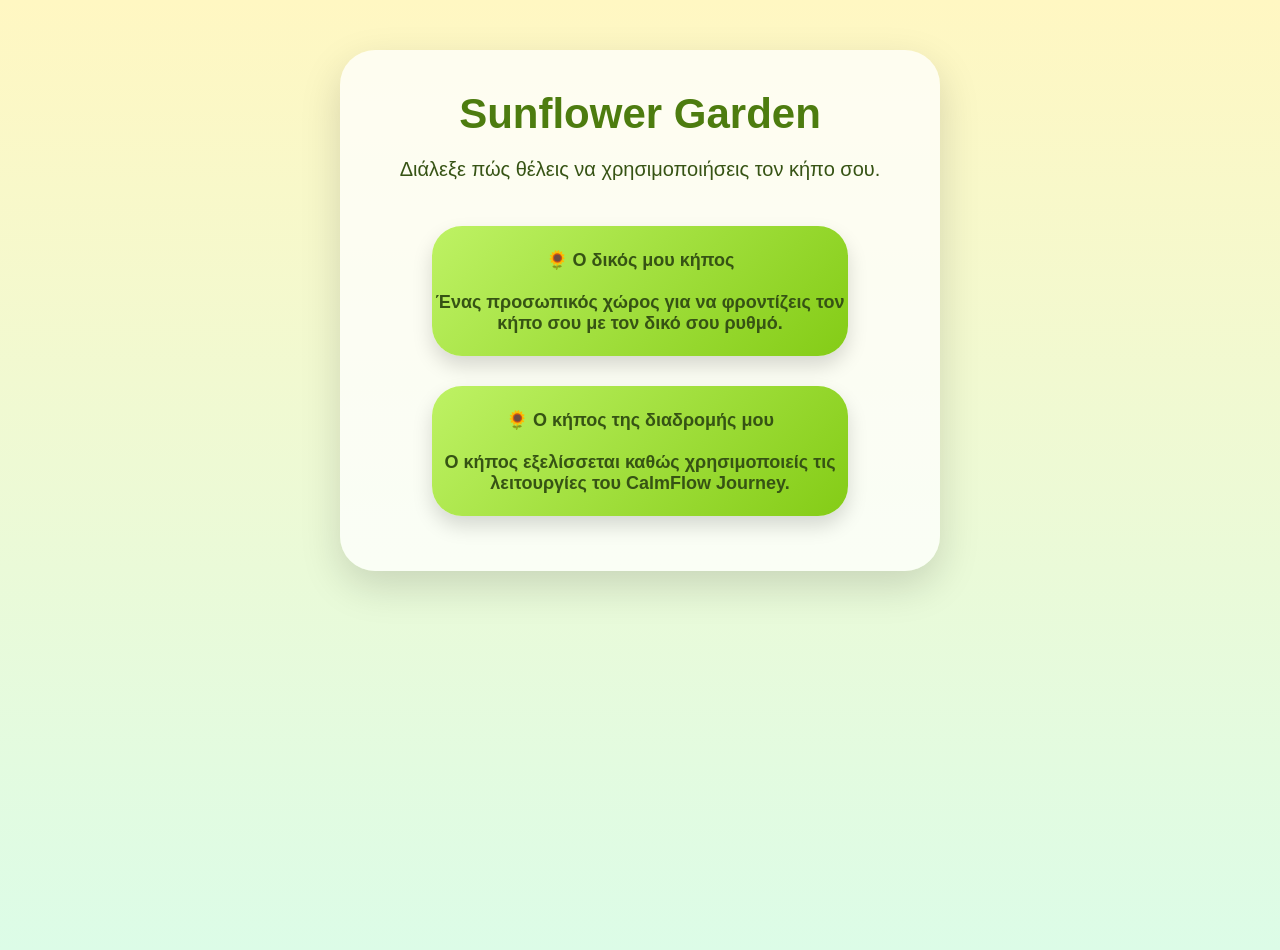
<file: sunflower-garden/sunflower-garden.html>
<!DOCTYPE html>
<html lang="el">

<head>

<meta charset="UTF-8">

<meta name="viewport" content="width=device-width, initial-scale=1.0">

<title>Sunflower Garden</title>

<link rel="stylesheet" href="sunflower-garden.css">

</head>


<body>

<div class="mode-selection">

    <h1>
        Sunflower Garden
    </h1>

    <p>
       Διάλεξε πώς θέλεις να χρησιμοποιήσεις τον κήπο σου.
    </p>

    <button id="simpleMode">

        🌻 Ο δικός μου κήπος

        <br><br>

       Ένας προσωπικός χώρος για να φροντίζεις τον κήπο σου με τον δικό σου ρυθμό.

    </button>

    <button id="journeyMode">

        🌻 Ο κήπος της διαδρομής μου

        <br><br>

      Ο κήπος εξελίσσεται καθώς χρησιμοποιείς τις λειτουργίες του CalmFlow Journey.

    </button>

</div>

<div class="garden-selection" style="display:none;">

    <h1>
        🌻 Οι κήποι μου
    </h1>

    <button id="openSimpleGarden">
        🌱 Ο δικός μου κήπος
        <br><br>
        Ένας ήρεμος χώρος για να δημιουργήσεις.
    </button>


    <button id="openJourneyGarden">
        🌻 Ο κήπος της διαδρομής μου
        <br><br>
        Ο κήπος που μεγαλώνει μαζί με την πρόοδό σου.
    </button>


    <button id="backToCalmflow">
        ← Επιστροφή στο CalmFlow
    </button>

</div>

<div class="garden" style="display:none;">

<button id="backToGardens">
    ← Επιστροφή στους κήπους
</button>

    <div id="journeyMessage" class="journey-message">

        🌻 Κάθε μικρό βήμα αφήνει το αποτύπωμά του.

    </div>

<div id="flowerMessage" class="journey-message">

    ☀️ Μικρές καθημερινές συνήθειες μπορούν να κάνουν τη διαφορά με τον χρόνο.

</div>

<div id="gardenCompleteMessage" class="journey-message">

    🌻 Ο κήπος σου συνεχίζει να μεγαλώνει όσο συνεχίζεις να αφιερώνεις χρόνο στον εαυτό σου.
</div>
    <div class="sky">

        <div class="clouds">
            ☁️
        </div>

        <div class="sun">
            ☀️
        </div>

    </div>

   <div class="ground">
<div id="butterflies"></div>

    <div class="garden-area" id="gardenArea">

    </div>

</div>

<script src="sunflower-garden.js"></script>

</body>

</html>
</file>
<file: css/style-clean.css>
/* ===============================
   CalmFlow Journey
   Clean CSS v1.1
================================ */


/* RESET */

* {
    box-sizing: border-box;
}

/* GENERAL */

html {

    min-height:100%;

}


body {

    margin:0;

    min-height:100vh;

    overflow-x:hidden;

    overflow-y:auto;

    font-family:'Segoe UI', Tahoma, Geneva, Verdana, sans-serif;

    background:#eef7f2;

    color:#333;

    line-height:1.7;

}

/* ===============================
   HEADER
================================ */


header {

    display:flex;

    justify-content:space-between;

    align-items:center;

    padding:15px 60px;

}



/* LOGO */

.logo {

    display:flex;

    align-items:center;

    gap:12px;

    font-size:24px;

    font-weight:bold;

    color:#2e7d32;

}


.logo img {

    width:140px;

    height:140px;

    object-fit:contain;

}



.brand-text {

    display:flex;

    flex-direction:column;

}


.brand-text span {

    font-size:24px;

    font-weight:bold;

    color:#2e7d32;

}


.brand-text small {

    font-size:14px;

    color:#666;

}



/* ===============================
   NAVIGATION
================================ */


nav {

    display:flex;

    align-items:center;

    gap:20px;

}


nav a {

    text-decoration:none;

    color:#555;

    font-size:16px;

}



nav a:hover {

    color:#2e7d32;

}



/* ===============================
   HEADER BUTTONS
================================ */


.register-button,
.login-button {

    padding:10px 20px;

    border-radius:25px;

    font-weight:bold;

    display:inline-block;

    white-space:nowrap;

}



.register-button {

    background:#7fbf8f;

    color:white;

}



.login-button {

    background:white;

    color:#4b7f57;

    border:2px solid #7fbf8f;

}



.register-button:hover,
.login-button:hover {

    transform:translateY(-2px);

}




/* USER AREA */


#user-area {

    display:flex;

    align-items:center;

    gap:12px;

}




/* LOGOUT */


.logout-button {

    background:transparent;

    color:#444;

    border:1px solid #ccc;

    padding:8px 16px;

    border-radius:8px;

    cursor:pointer;

    font-size:14px;

    margin:0;

}



.logout-button:hover {

    background:#f5f5f5;

}



/* DELETE ACCOUNT */


#delete-account-button {

    background:#f5f5f5;

    color:#777;

    border:1px solid #ccc;

    padding:6px 10px;

    border-radius:8px;

    cursor:pointer;

    font-size:12px;

    margin:0;

}



#delete-account-button:hover {

    background:#eeeeee;

}



/* ===============================
   HERO
================================ */


.hero {

    text-align:center;

    padding:80px 20px;

    background:linear-gradient(
        135deg,
        #e8f5e9,
        #ffffff
    );

}


.hero h1 {

    font-size:42px;

    color:#1b5e20;

    margin-bottom:25px;

}


.hero p {

    max-width:650px;

    margin:20px auto;

    font-size:18px;

    color:#555;

}


.hero-message {

    font-style:italic;

    font-size:20px;

    color:#2e7d32;

}


/* ===============================
   GENERAL BUTTON
================================ */


button {

    padding:12px 25px;

    border:none;

    border-radius:50px;

    background:#43a047;

    color:white;

    font-size:16px;

    cursor:pointer;

    transition:0.3s;

}


button:hover {

    background:#2e7d32;

    transform:translateY(-3px);

}

/* ===============================
   BREATHING SECTION
================================ */


.breathing-box {

    text-align:center;

    margin:50px auto;

    padding:40px;

    max-width:400px;

    background:white;

    border-radius:20px;

    box-shadow:0 8px 20px rgba(0,0,0,0.08);

}



.breathing-line {

    position:relative;

    width:300px;

    height:4px;

    background:#6ec6ff;

    margin:40px auto;

    border-radius:10px;

}



#light-point {

    position:absolute;

    left:0;

    top:50%;

    width:18px;

    height:18px;

    background:#ffd700;

    border-radius:50%;

    transform:translateY(-50%);

    transition:left 5s ease-in-out;

}



/* ===============================
   FEATURES
================================ */


.features {

    display:flex;

    gap:20px;

    justify-content:center;

    padding:60px 20px;

    flex-wrap:wrap;

}



.card {

    background:white;

    width:280px;

    padding:30px;

    border-radius:20px;

    text-align:center;

    box-shadow:0 8px 20px rgba(0,0,0,0.08);

    flex:1 1 300px;

}



.card h3 {

    color:#2e7d32;

}



/* ===============================
   JOURNAL
================================ */


.journal-card {

    background:white;

    padding:25px;

    margin:20px 0;

    border-radius:20px;

    box-shadow:0 8px 20px rgba(0,0,0,0.15);

}



.message-card {

    background:#e8f8e8;

    border-left:8px solid #5cb85c;

    padding:20px;

    text-align:center;

    font-size:18px;

    font-weight:bold;

}



#last-entry {

    background:#fff8dc;

    border-left:8px solid #f0c36d;

    padding:15px;

    border-radius:15px;

}



.journal-entry {

    background:#fafafa;

    padding:15px;

    margin:15px 0;

    border-radius:12px;

    border:1px solid #ddd;

}



.journal-entry button {

    width:120px;

    padding:10px;

    margin:5px;

    font-size:14px;

}



/* ===============================
   FORM ELEMENTS
================================ */


textarea {

    width:100%;

    min-height:120px;

    padding:15px;

    border-radius:15px;

    border:1px solid #ddd;

    font-family:inherit;

    font-size:16px;

    resize:vertical;

}



select {

    width:100%;

    padding:12px;

    border-radius:12px;

    border:1px solid #ddd;

    font-size:16px;

    background:white;

}



/* ===============================
   CONTENT
================================ */


.content {

    max-width:800px;

    margin:40px auto;

    background:white;

    padding:45px;

    border-radius:20px;

    box-shadow:0 10px 30px rgba(0,0,0,0.06);

}



.content h2 {

    color:#2e7d32;

}



/* ===============================
   FOOTER
================================ */


footer {

    text-align:center;

    padding:30px;

    color:#666;

}



/* ===============================
   MOBILE
================================ */

@media(max-width:800px){


header {

    flex-direction:column;
    gap:20px;
    padding:20px;

}



.logo {

    flex-direction:row;
    justify-content:center;
    text-align:center;

}



.logo img {

    width:90px;
    height:90px;

}



.brand-text {

    align-items:center;

}



.brand-text span {

    font-size:20px;

}



.brand-text small {

    font-size:12px;

}



nav {

    flex-direction:column;
    gap:15px;
    width:100%;
    align-items:center;

}



nav a {

    font-size:15px;

}



.register-button,
.login-button,
.logout-button,
#delete-account-button {

    width:100%;
    max-width:250px;
    text-align:center;

}



.hero {

    padding:50px 15px;

}



.hero h1 {

    font-size:34px;

}



.hero p {

    font-size:16px;

}



.content {

    margin:20px;
    padding:25px;

}



.features {

    flex-direction:column;
    align-items:center;

}



.card {

    width:100%;

}



.breathing-box {

    width:90%;
    padding:25px;

}



.breathing-line {

    width:90%;
    max-width:300px;

}



#light-point {

    width:16px;
    height:16px;

}



.journal-entry button {

    width:100%;

}



textarea {

    font-size:15px;

}



select {

    font-size:15px;

}

.back-home {

    margin:15px auto;

    font-size:13px;

    padding:8px 15px;

}
}

.back-home {

    display:inline-block;

    margin:20px;

    padding:8px 18px;

    border-radius:20px;

    background:rgba(255,255,255,0.7);

    color:#2e7d32;

    text-decoration:none;

    font-size:14px;

    transition:0.3s ease;

}


.back-home:hover {

    background:white;

    transform:translateY(-2px);

}
</file>
<file: sunflower-garden/sunflower-garden.css>
* {
    margin: 0;
    padding: 0;
    box-sizing: border-box;
}


body {

    min-height:100vh;

    overflow-x:hidden;
    overflow-y:auto;

    font-family:Arial,sans-serif;

    background:
    linear-gradient(
        to bottom,
        #fff7c2,
        #dcfce7
    );

    color:#365314;

}


.garden {

    width:100%;
    min-height:100dvh;
    height:auto;
    position:relative;

}
/* ΟΥΡΑΝΟΣ */

.sky{

    position:relative;

    height:45vh;

    overflow:hidden;

    background:
    linear-gradient(
    to bottom,
    #93c5fd,
    #d9f99d
    );

    transition:background 2s ease;

}

/* ΟΜΙΧΛΗ */

.sky::after {

    content: "";

    position: absolute;

    width: 200%;
    height: 200px;

    bottom: 0;
    left: -50%;

    background: rgba(255,255,255,0.15);

    filter: blur(40px);

    animation: fogMove 12s infinite alternate;

}



@keyframes fogMove {

    from {

        transform: translateX(-100px);

    }


    to {

        transform: translateX(100px);

    }

}



/* ΣΥΝΝΕΦΑ */

.clouds {

    position: absolute;

    top: 80px;
    left: 20%;

    font-size: 80px;

    opacity: 0.4;

}



/* ΗΛΙΟΣ */

.sun{

    position:absolute;

    top:30px;

    right:50px;

    font-size:60px;

    opacity:0.3;

    filter:grayscale(80%);

    transition:all 2s ease;

}



/* ΕΔΑΦΟΣ */

.ground {

    height: 55vh;

    background: linear-gradient(
        to bottom,
        #5d4037,
        #3e2723
    );

    position: relative;

}



/* ΣΠΟΡΟΣ */

.seed {

    position: absolute;

    top: -35px;
    left: 50%;

    transform: translateX(-50%);

    font-size: 70px;

}

.garden-area{

    position:relative;

    width:100%;

    height:100%;

}


.flower{

    position:absolute;

    font-size:75px;

    cursor:pointer;

}
#butterflies{

    position:absolute;

    width:100%;

    height:100%;

    pointer-events:none;

}



.butterfly{

    position:absolute;

    font-size:30px;

    animation:fly 6s infinite ease-in-out;

}



@keyframes fly{

    0%{

        transform:translate(0,0);

    }


    50%{

        transform:translate(60px,-80px);

    }


    100%{

        transform:translate(0,0);

    }

}

@media (max-width: 600px){


    body{
 overflow-x:hidden;
    overflow-y:auto;

    }



    .clouds{

        font-size:55px;

        top:60px;

    }


    .sun{

        font-size:45px;

        right:25px;

        top:20px;

    }



    .seed{

        font-size:55px;

    }


    .butterfly{

        font-size:25px;

    }


}

@media (max-width:600px){


    body{

        
    min-height:100%;
    overflow-x:hidden;
    overflow-y:auto;


    }



    .garden{

        height:100dvh;

    }



    .sky{

        height:180px;

    }



    .ground{

        height:40%;

    }



    .flower{

        font-size:40px;

    }



    .sun{

        font-size:45px;

        right:20px;

    }



    .clouds{

        font-size:55px;

    }

.mode-selection button{

    width:90%;

    min-height:110px;

    margin:10px auto;

    font-size:16px;

    line-height:1.5;

}
}

.journey-message{

    position:absolute;

    top:80px;

    left:50%;

    background:rgba(255,255,255,0.9);

    padding:15px 25px;

    border-radius:20px;

    font-size:18px;

    color:#4a4a4a;

    box-shadow:0 5px 15px rgba(0,0,0,0.15);

    opacity:0;

    z-index:1000;
transform: translate(-50%, -20px);
transition: opacity 1s ease, transform 1s ease;
}
.flower-bloom {

    animation: bloom 2s ease;

}


@keyframes bloom {

    0% {

        transform: scale(0.8);

        opacity:0.5;

    }


    50% {

        transform: scale(1.15);

        opacity:1;

    }


    100% {

        transform: scale(1);

    }

}

#backToJourney {

    position:absolute;

    top:15px;
    left:15px;

    z-index:10;

    padding:6px 12px;

    border:none;

    border-radius:15px;

    background:rgba(255,255,255,0.75);

    cursor:pointer;

    font-size:13px;

    color:#365314;

    transition:0.3s ease;

}


#backToJourney:hover {

    transform:scale(1.05);

    background:white;

}


.mode-selection{

    width:90%;
    max-width:600px;

    margin:50px auto;

    padding:40px;

    background:
    rgba(255,255,255,0.75);

    border-radius:35px;

    text-align:center;

    box-shadow:
    0 15px 40px rgba(0,0,0,0.15);

}


.mode-selection h1{

    font-size:42px;

    color:#4d7c0f;

    margin-bottom:20px;

}


.mode-selection p{

    font-size:20px;

    margin-bottom:30px;

}
.mode-selection button{


    width:80%;

    min-height:130px;

    margin:15px;

    border:none;

    border-radius:30px;


    background:
    linear-gradient(
        135deg,
        #bef264,
        #84cc16
    );


    color:#365314;


    font-size:18px;

    font-weight:bold;


    box-shadow:
    0 10px 20px rgba(0,0,0,0.15);


    cursor:pointer;

    transition:.3s;


}


.mode-selection button:hover{

    transform:translateY(-5px);

}

/* ==========================
   GARDEN SELECTION SCREEN
========================== */


.garden-selection{

    width:90%;
    max-width:600px;

    margin:50px auto;

    padding:40px;

    background:rgba(255,255,255,0.8);

    border-radius:35px;

    text-align:center;

    box-shadow:
    0 15px 40px rgba(0,0,0,0.15);

}


.garden-selection h1{

    font-size:42px;

    color:#4d7c0f;

    margin-bottom:30px;

}


.garden-selection button{


    width:80%;

    min-height:120px;

    margin:15px auto;

    display:block;

    border:none;

    border-radius:30px;


    background:
    linear-gradient(
        135deg,
        #bef264,
        #84cc16
    );


    color:#365314;

    font-size:18px;

    font-weight:bold;

    cursor:pointer;


    box-shadow:
    0 10px 20px rgba(0,0,0,0.15);


    transition:.3s;

}


.garden-selection button:hover{

    transform:translateY(-5px);

}




@media (max-width:400px){

    .flower{

        font-size:30px;

    }

    .garden-area{

        overflow:visible;

    }

}
</file>
